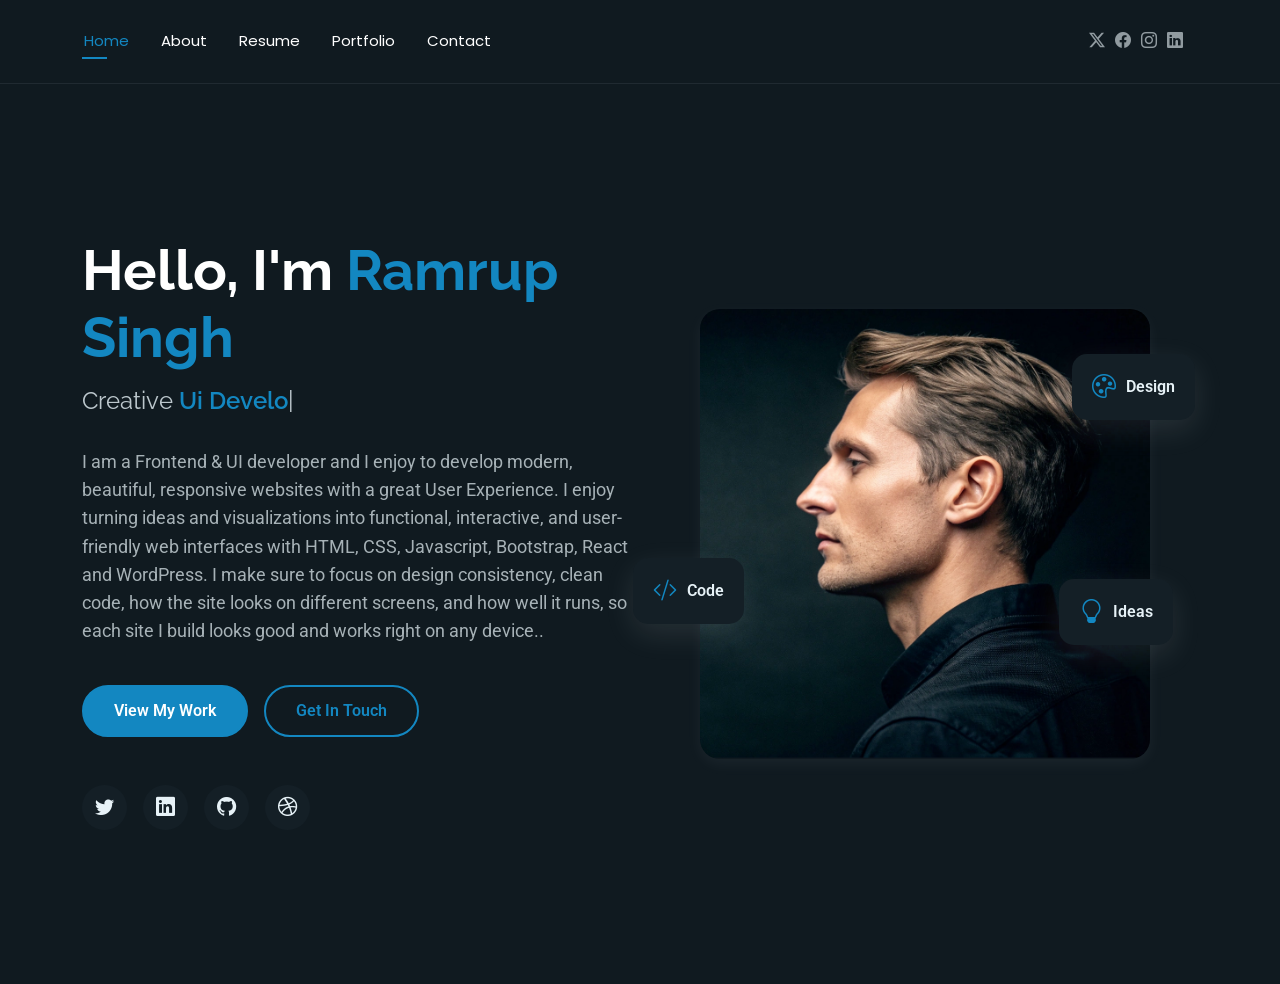
<file: index.html>
<!DOCTYPE html>
<html lang="en">
<head>
  <meta charset="utf-8">
  <meta content="width=device-width, initial-scale=1.0" name="viewport">
  <title>Portfolio</title>
  <link href="assets/img/favicon.ico" rel="icon" type="image/x-icon">
  <link href="https://fonts.googleapis.com" rel="preconnect">
  <link href="https://fonts.gstatic.com" rel="preconnect" crossorigin>
  <link href="https://fonts.googleapis.com/css2?family=Roboto:ital,wght@0,100;0,300;0,400;0,500;0,700;0,900;1,100;1,300;1,400;1,500;1,700;1,900&family=Poppins:ital,wght@0,100;0,200;0,300;0,400;0,500;0,600;0,700;0,800;0,900;1,100;1,200;1,300;1,400;1,500;1,600;1,700;1,800;1,900&family=Raleway:ital,wght@0,100;0,200;0,300;0,400;0,500;0,600;0,700;0,800;0,900;1,100;1,200;1,300;1,400;1,500;1,600;1,700;1,800;1,900&display=swap" rel="stylesheet">
  <link href="assets/vendor/bootstrap/css/bootstrap.min.css" rel="stylesheet">
  <link href="assets/vendor/bootstrap-icons/bootstrap-icons.min.css" rel="stylesheet">
  <link href="assets/vendor/aos/aos.css" rel="stylesheet">
  <link href="assets/css/main.css" rel="stylesheet">
</head>
<body class="index-page">
  <header id="header" class="header d-flex align-items-center light-background sticky-top">
    <div class="container position-relative d-flex align-items-center justify-content-between">
      <nav id="navmenu" class="navmenu">
        <ul>
          <li><a href="index.html" class="active">Home</a></li>
          <li><a href="about.html">About</a></li>
          <li><a href="resume.html">Resume</a></li>
          <li><a href="portfolio.html">Portfolio</a></li>
          <li><a href="contact.html">Contact</a></li>
        </ul>
        <i class="mobile-nav-toggle d-xl-none bi bi-list"></i>
      </nav>
      <div class="header-social-links">
        <a href="#" class="twitter"><i class="bi bi-twitter-x"></i></a>
        <a href="#" class="facebook"><i class="bi bi-facebook"></i></a>
        <a href="https://www.instagram.com/webspinner_/?igshid=ZDdkNTZiNTM%3D" class="instagram" target="_blank"><i class="bi bi-instagram"></i></a>
        <a href="https://www.linkedin.com/in/ramrup-singh-543580208" class="linkedin" target="_blank"><i class="bi bi-linkedin"></i></a>
      </div>
    </div>
  </header>
  <main class="main">
    <section id="hero" class="hero section">
      <div class="container" data-aos="fade-up" data-aos-delay="100">
        <div class="row gy-4 align-items-center">
          <div class="col-lg-6 order-2 order-lg-1">
            <div class="hero-content">
              <h1 data-aos="fade-up" data-aos-delay="200">Hello, I'm <span class="highlight">Ramrup Singh</span></h1>
              <h2 data-aos="fade-up" data-aos-delay="300">Creative <span class="typed" data-typed-items="Ui Developer, Frontend Developer, JavaScript Developer "></span></h2>
              <p data-aos="fade-up" data-aos-delay="400">I am a Frontend & UI developer and I enjoy to develop modern, beautiful, responsive websites with a great User Experience. I enjoy turning ideas and visualizations into functional, interactive, and user-friendly web interfaces with HTML, CSS, Javascript, Bootstrap, React and WordPress. I make sure to focus on design consistency, clean code, how the site looks on different screens, and how well it runs, so each site I build looks good and works right on any device..</p>
              <div class="hero-actions" data-aos="fade-up" data-aos-delay="500">
                <a href="portfolio.html" class="btn btn-primary">View My Work</a>
                <a href="contact.html" class="btn btn-outline">Get In Touch</a>
              </div>
              <div class="social-links" data-aos="fade-up" data-aos-delay="600">
                <a href="#"><i class="bi bi-twitter"></i></a>
                <a href="https://www.linkedin.com/in/ramrup-singh-543580208" target="_blank"><i class="bi bi-linkedin"></i></a>
                <a href="#"><i class="bi bi-github"></i></a>
                <a href="#"><i class="bi bi-dribbble"></i></a>
              </div>
            </div>
          </div>
          <div class="col-lg-6 order-1 order-lg-2">
            <div class="hero-image" data-aos="zoom-in" data-aos-delay="300">
              <div class="image-wrapper">
                <img src="assets/img/profile/profile-square-11.webp" alt="Sarah Mitchell" class="img-fluid">
                <div class="floating-elements">
                  <div class="floating-card design" data-aos="fade-left" data-aos-delay="700">
                    <i class="bi bi-palette"></i>
                    <span>Design</span>
                  </div>
                  <div class="floating-card code" data-aos="fade-right" data-aos-delay="800">
                    <i class="bi bi-code-slash"></i>
                    <span>Code</span>
                  </div>
                  <div class="floating-card creativity" data-aos="fade-up" data-aos-delay="900">
                    <i class="bi bi-lightbulb"></i>
                    <span>Ideas</span>
                  </div>
                </div>
              </div>
            </div>
          </div>
        </div>
      </div>
    </section>
  </main>


  <script src="assets/vendor/aos/aos.js"></script>
  <script src="assets/vendor/typed.js/typed.umd.js"></script>
  <script src="assets/js/main.js"></script>
</body>
</html>
</file>
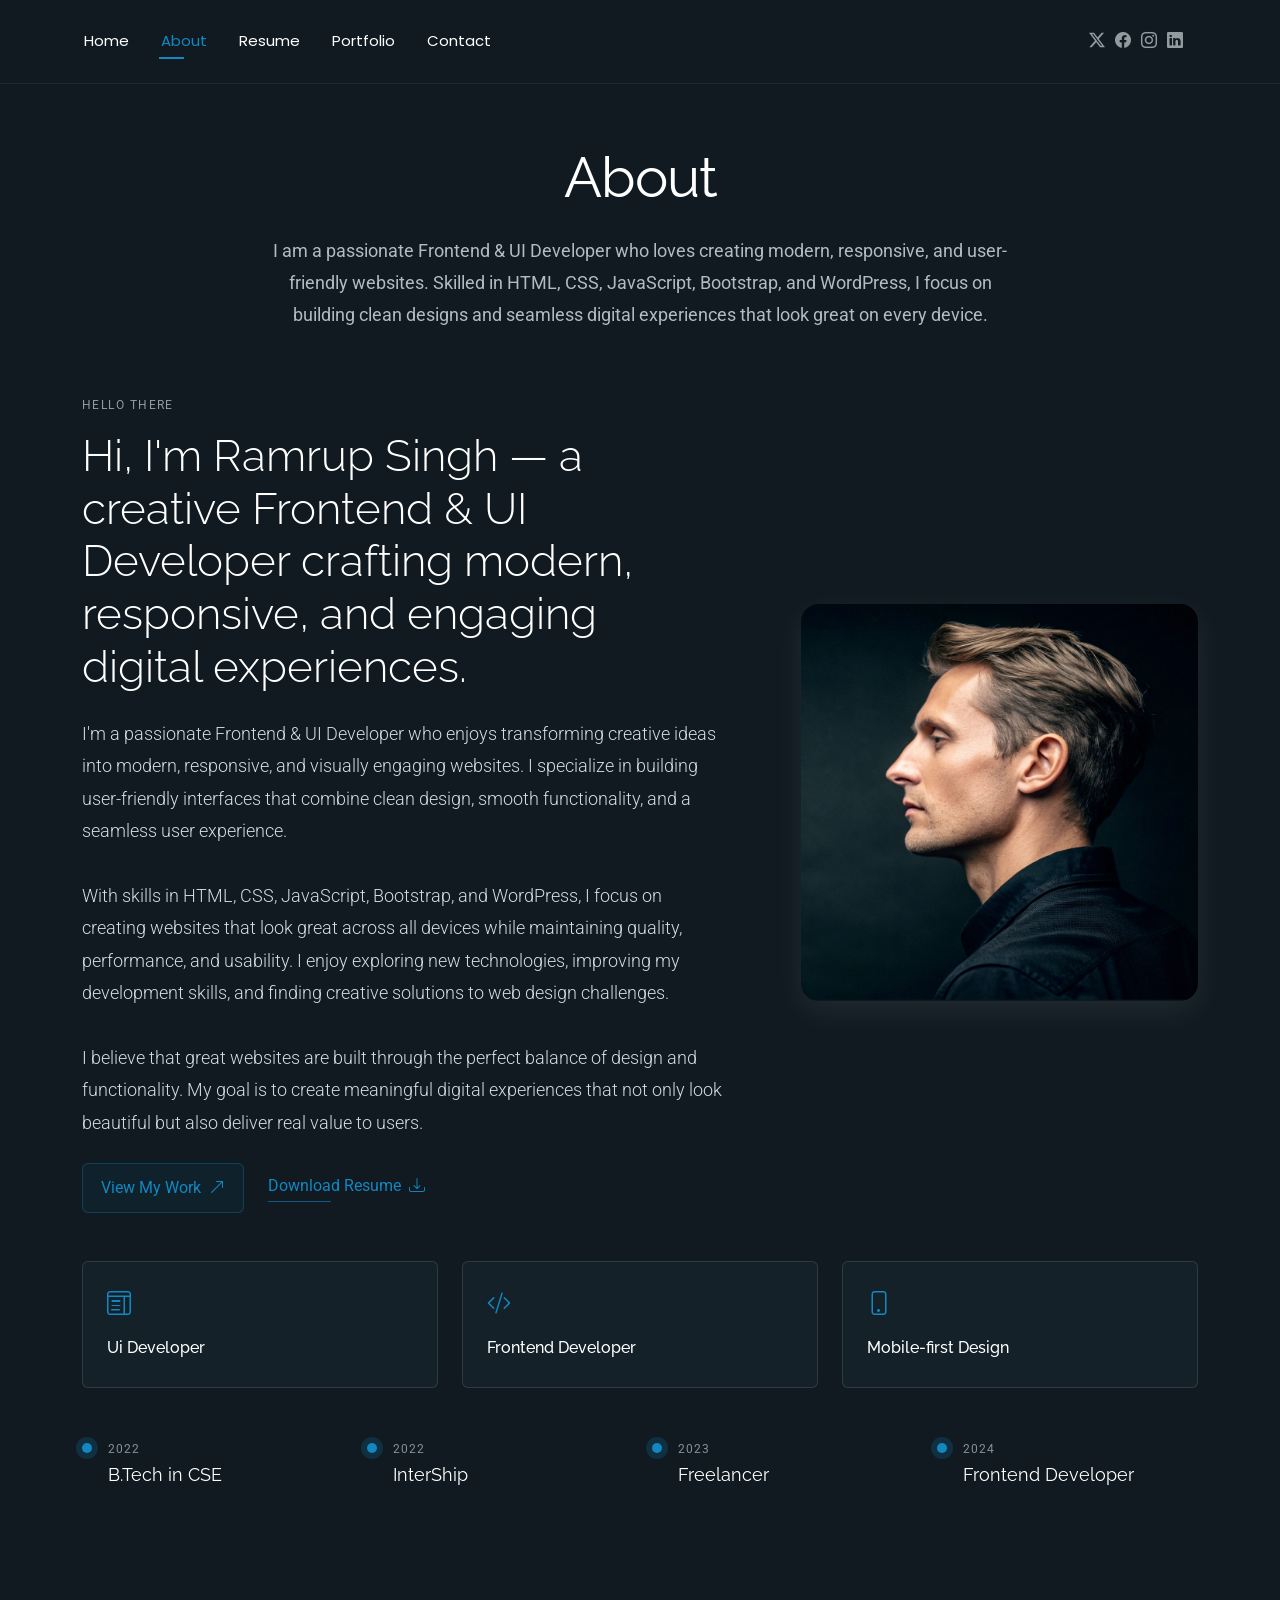
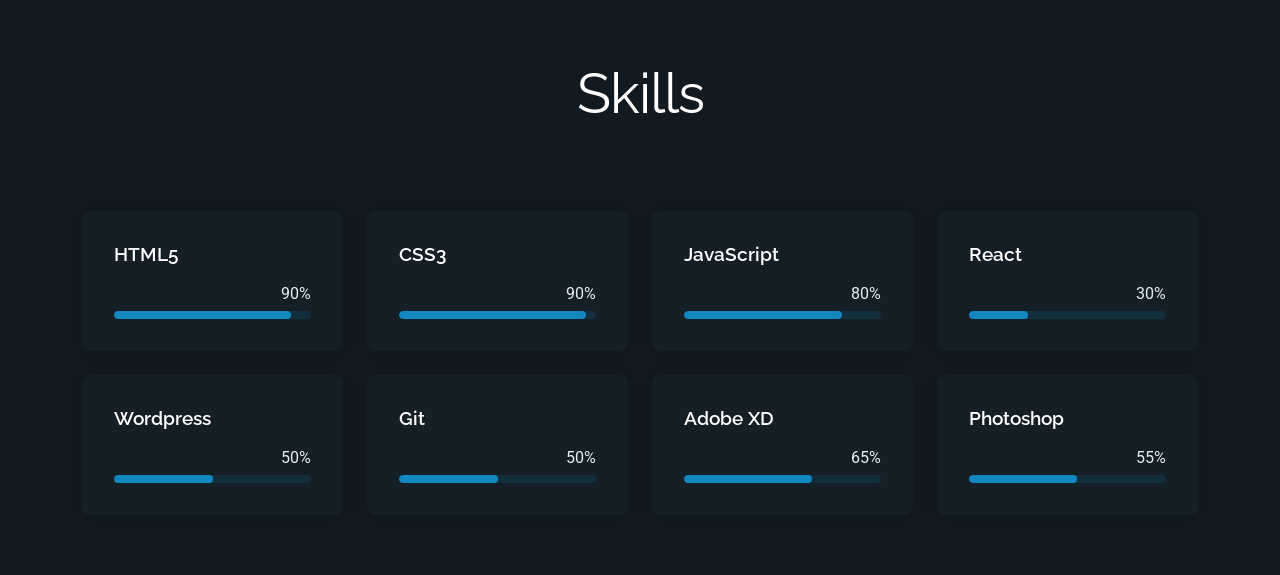
<file: about.html>
<!DOCTYPE html>
<html lang="en">
<head>
  <meta charset="utf-8">
  <meta content="width=device-width, initial-scale=1.0" name="viewport">
  <title>About Us</title>
  <link href="assets/img/favicon.ico" rel="icon" type="image/x-icon">
  <link href="https://fonts.googleapis.com" rel="preconnect">
  <link href="https://fonts.gstatic.com" rel="preconnect" crossorigin>
  <link href="https://fonts.googleapis.com/css2?family=Roboto:ital,wght@0,100;0,300;0,400;0,500;0,700;0,900;1,100;1,300;1,400;1,500;1,700;1,900&family=Poppins:ital,wght@0,100;0,200;0,300;0,400;0,500;0,600;0,700;0,800;0,900;1,100;1,200;1,300;1,400;1,500;1,600;1,700;1,800;1,900&family=Raleway:ital,wght@0,100;0,200;0,300;0,400;0,500;0,600;0,700;0,800;0,900;1,100;1,200;1,300;1,400;1,500;1,600;1,700;1,800;1,900&display=swap" rel="stylesheet">
  <link href="assets/vendor/bootstrap/css/bootstrap.min.css" rel="stylesheet">
  <link href="assets/vendor/bootstrap-icons/bootstrap-icons.min.css" rel="stylesheet">
  <link href="assets/vendor/aos/aos.css" rel="stylesheet">
  <link href="assets/css/main.css" rel="stylesheet">
</head>
<body class="about-page">
  <header id="header" class="header d-flex align-items-center light-background sticky-top">
    <div class="container position-relative d-flex align-items-center justify-content-between">
      <nav id="navmenu" class="navmenu">
        <ul>
          <li><a href="index.html">Home</a></li>
          <li><a href="about.html" class="active">About</a></li>
          <li><a href="resume.html">Resume</a></li>
          <li><a href="portfolio.html">Portfolio</a></li>
          <li><a href="contact.html">Contact</a></li>
        </ul>
        <i class="mobile-nav-toggle d-xl-none bi bi-list"></i>
      </nav>
      <div class="header-social-links">
        <a href="#" class="twitter"><i class="bi bi-twitter-x"></i></a>
        <a href="#" class="facebook"><i class="bi bi-facebook"></i></a>
        <a href="https://www.instagram.com/webspinner_/?igshid=ZDdkNTZiNTM%3D" class="instagram" target="_blank"><i class="bi bi-instagram"></i></a>
        <a href="https://www.linkedin.com/in/ramrup-singh-543580208" class="linkedin" target="_blank"><i class="bi bi-linkedin"></i></a>
      </div>
    </div>
  </header>
  <main class="main">
    <section id="about" class="about section">
      <div class="container section-title" data-aos="fade-up">
        <h2>About</h2>
        <p>I am a passionate Frontend & UI Developer who loves creating modern, responsive, and user-friendly websites.
          Skilled in HTML, CSS, JavaScript, Bootstrap, and WordPress, I focus on building clean designs and seamless
          digital experiences that look great on every device.</p>
      </div>
      <div class="container" data-aos="fade-up" data-aos-delay="100">
        <div class="row align-items-center justify-content-between gy-5 mb-5">
          <div class="col-lg-7" data-aos="fade-right" data-aos-delay="150">
            <div class="intro-content">
              <span class="eyebrow">Hello there</span>
              <h2 class="headline">Hi, I'm Ramrup Singh — a creative Frontend & UI Developer crafting modern,
                responsive, and engaging digital experiences.</h2>
              <p class="lead">
                I'm a passionate Frontend & UI Developer who enjoys transforming creative ideas into modern, responsive,
                and visually engaging websites. I specialize in building user-friendly interfaces that combine clean
                design, smooth functionality, and a seamless user experience. <br><br>
                With skills in HTML, CSS, JavaScript, Bootstrap, and WordPress, I focus on creating websites that look
                great across all devices while maintaining quality, performance, and usability. I enjoy exploring new
                technologies, improving my development skills, and finding creative solutions to web design challenges.
                <br><br>
                I believe that great websites are built through the perfect balance of design and functionality. My goal
                is to create meaningful digital experiences that not only look beautiful but also deliver real value to
                users.
              </p>
              <div class="cta-group">
                <a href="#portfolio" class="btn-ghost">
                  View My Work <i class="bi bi-arrow-up-right"></i>
                </a>
                <a href="./assets/img/Ramrup_resume.pdf" class="link-underline" target="_blank">
                  Download Resume <i class="bi bi-download"></i>
                </a>
              </div>
            </div>
          </div>
          <div class="col-lg-5" data-aos="zoom-in" data-aos-delay="250">
            <figure class="profile-figure text-center text-lg-end">
              <img src="assets/img/profile/profile-square-11.webp" alt="Portrait of Alex" class="img-fluid profile-photo">
            </figure>
          </div>
        </div>
        <div class="mb-5">
          <div class="row g-4">
            <div class="col-6 col-md-4 col-lg-4" data-aos="fade-up" data-aos-delay="120">
              <div class="skill-item">
                <i class="bi bi-layout-text-window"></i>
                <h3>Ui Developer</h3>
              </div>
            </div>
            <div class="col-6 col-md-4 col-lg-4" data-aos="fade-up" data-aos-delay="180">
              <div class="skill-item">
                <i class="bi bi-code-slash"></i>
                <h3>Frontend Developer</h3>
               
              </div>
            </div>
            <div class="col-6 col-md-4 col-lg-4" data-aos="fade-up" data-aos-delay="240">
              <div class="skill-item">
                <i class="bi bi-phone"></i>
                <h3>Mobile-first Design</h3>
               
              </div>
            </div>
            
          </div>
        </div>
        <div class="mb-5">
          <div class="row g-4">
            <div class="col-md-6 col-lg-3" data-aos="fade-up" data-aos-delay="120">
              <article class="timeline-item">
                <span class="dot"></span>
                <time>2022</time>
                <h4>B.Tech in CSE</h4>
              
              </article>
            </div>
            <div class="col-md-6 col-lg-3" data-aos="fade-up" data-aos-delay="180">
              <article class="timeline-item">
                <span class="dot"></span>
                <time>2022</time>
                <h4>InterShip</h4>
                
              </article>
            </div>
            <div class="col-md-6 col-lg-3" data-aos="fade-up" data-aos-delay="240">
              <article class="timeline-item">
                <span class="dot"></span>
                <time>2023</time>
                <h4>Freelancer</h4>
                
              </article>
            </div>
            <div class="col-md-6 col-lg-3" data-aos="fade-up" data-aos-delay="300">
              <article class="timeline-item">
                <span class="dot"></span>
                <time>2024</time>
                <h4>Frontend Developer</h4>
               
              </article>
            </div>
          </div>
        </div>
      </div>
    </section>
    <section id="skills" class="skills section">
      <div class="container section-title" data-aos="fade-up">
        <h2>Skills</h2>
      </div>
      <div class="container" data-aos="fade-up" data-aos-delay="100">
        <div class="row g-4 skills-animation">
          <div class="col-md-6 col-lg-3" data-aos="fade-up" data-aos-delay="100">
            <div class="skill-box">
              <h3>HTML5</h3>
             
              <span class="text-end d-block">90%</span>
              <div class="progress">
                <div class="progress-bar" role="progressbar" aria-valuenow="90" aria-valuemin="0" aria-valuemax="100">
                </div>
              </div>
            </div>
          </div>
          <div class="col-md-6 col-lg-3" data-aos="fade-up" data-aos-delay="200">
            <div class="skill-box">
              <h3>CSS3</h3>
              
              <span class="text-end d-block">90%</span>
              <div class="progress">
                <div class="progress-bar" role="progressbar" aria-valuenow="95" aria-valuemin="0" aria-valuemax="100">
                </div>
              </div>
            </div>
          </div>
          <div class="col-md-6 col-lg-3" data-aos="fade-up" data-aos-delay="300">
            <div class="skill-box">
              <h3>JavaScript</h3>
             
              <span class="text-end d-block">80%</span>
              <div class="progress">
                <div class="progress-bar" role="progressbar" aria-valuenow="80" aria-valuemin="0" aria-valuemax="100">
                </div>
              </div>
            </div>
          </div>
          <div class="col-md-6 col-lg-3" data-aos="fade-up" data-aos-delay="300">
            <div class="skill-box">
              <h3>React</h3>
             
              <span class="text-end d-block">30%</span>
              <div class="progress">
                <div class="progress-bar" role="progressbar" aria-valuenow="30" aria-valuemin="0" aria-valuemax="100">
                </div>
              </div>
            </div>
          </div>
          <div class="col-md-6 col-lg-3" data-aos="fade-up" data-aos-delay="300">
            <div class="skill-box">
              <h3>Wordpress</h3>
             
              <span class="text-end d-block">50%</span>
              <div class="progress">
                <div class="progress-bar" role="progressbar" aria-valuenow="50" aria-valuemin="0" aria-valuemax="100">
                </div>
              </div>
            </div>
          </div>
          <div class="col-md-6 col-lg-3" data-aos="fade-up" data-aos-delay="300">
            <div class="skill-box">
              <h3>Git</h3>
              
              <span class="text-end d-block">50%</span>
              <div class="progress">
                <div class="progress-bar" role="progressbar" aria-valuenow="50" aria-valuemin="0" aria-valuemax="100">
                </div>
              </div>
            </div>
          </div>
          <div class="col-md-6 col-lg-3" data-aos="fade-up" data-aos-delay="300">
            <div class="skill-box">
              <h3>Adobe XD</h3>
              
              <span class="text-end d-block">65%</span>
              <div class="progress">
                <div class="progress-bar" role="progressbar" aria-valuenow="65" aria-valuemin="0" aria-valuemax="100">
                </div>
              </div>
            </div>
          </div>

          <div class="col-md-6 col-lg-3" data-aos="fade-up" data-aos-delay="400">
            <div class="skill-box">
              <h3>Photoshop</h3>
              
              <span class="text-end d-block">55%</span>
              <div class="progress">
                <div class="progress-bar" role="progressbar" aria-valuenow="55" aria-valuemin="0" aria-valuemax="100">
                </div>
              </div>
            </div>
          </div>
        </div>
      </div>
    </section>
  </main>
  <a href="#" id="scroll-top" class="scroll-top d-flex align-items-center justify-content-center"><i class="bi bi-arrow-up-short"></i></a>
  <div id="preloader"></div>
  <script src="assets/vendor/aos/aos.js"></script>
  <script src="assets/vendor/waypoints/noframework.waypoints.js"></script>
  <script src="assets/vendor/purecounter/purecounter_vanilla.js"></script>
  <script src="assets/js/main.js"></script>
</body>
</html>
</file>
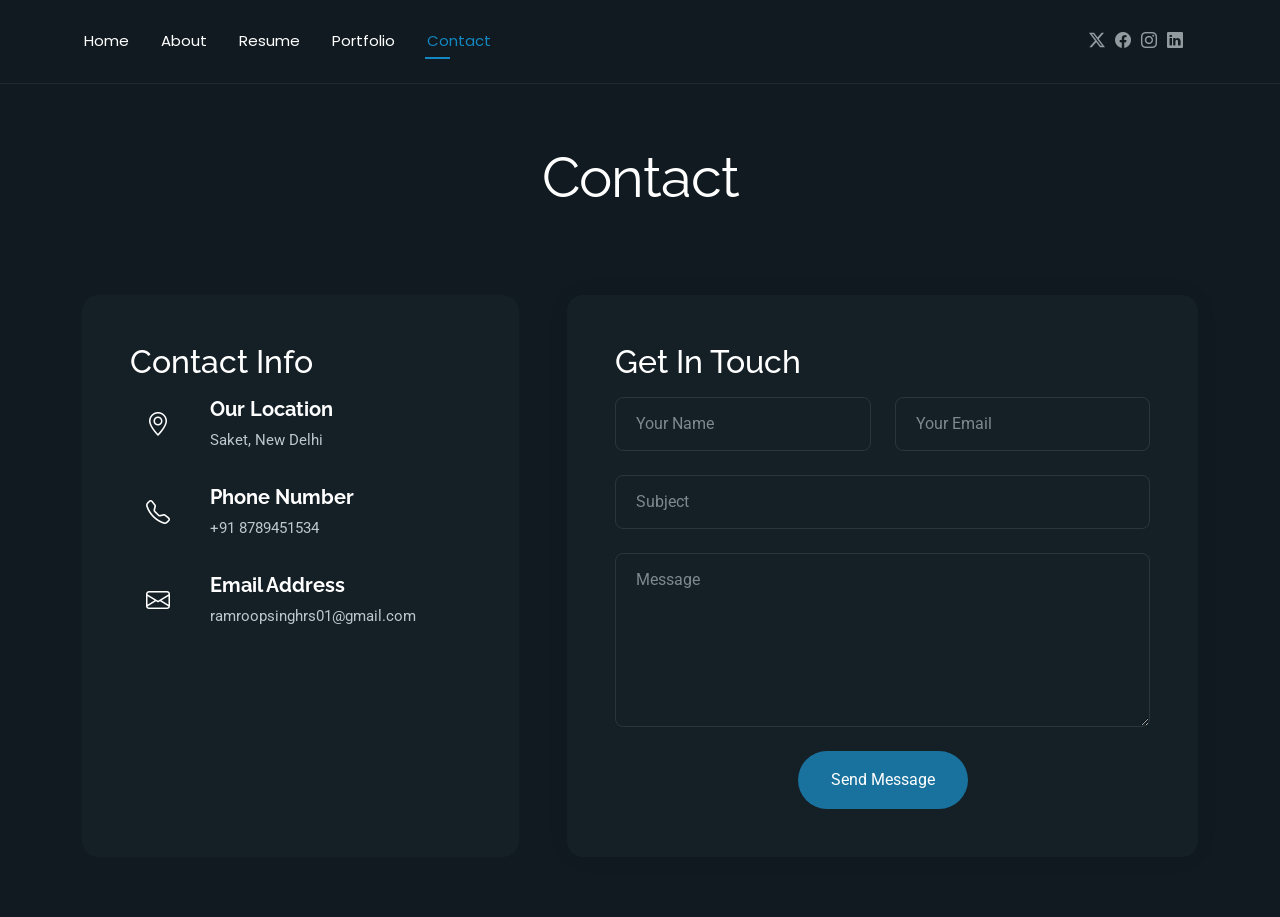
<file: contact.html>
<!DOCTYPE html>
<html lang="en">
<head>
  <meta charset="utf-8">
  <meta content="width=device-width, initial-scale=1.0" name="viewport">
  <title>Contact</title>
  <link href="assets/img/favicon.ico" rel="icon" type="image/x-icon">
  <link href="https://fonts.googleapis.com" rel="preconnect">
  <link href="https://fonts.gstatic.com" rel="preconnect" crossorigin>
  <link href="https://fonts.googleapis.com/css2?family=Roboto:ital,wght@0,100;0,300;0,400;0,500;0,700;0,900;1,100;1,300;1,400;1,500;1,700;1,900&family=Poppins:ital,wght@0,100;0,200;0,300;0,400;0,500;0,600;0,700;0,800;0,900;1,100;1,200;1,300;1,400;1,500;1,600;1,700;1,800;1,900&family=Raleway:ital,wght@0,100;0,200;0,300;0,400;0,500;0,600;0,700;0,800;0,900;1,100;1,200;1,300;1,400;1,500;1,600;1,700;1,800;1,900&display=swap" rel="stylesheet">
  <link href="assets/vendor/bootstrap/css/bootstrap.min.css" rel="stylesheet">
  <link href="assets/vendor/bootstrap-icons/bootstrap-icons.min.css" rel="stylesheet">
  <link href="assets/vendor/aos/aos.css" rel="stylesheet">
  <link href="assets/css/main.css" rel="stylesheet">
</head>
<body class="contact-page">
  <header id="header" class="header d-flex align-items-center light-background sticky-top">
    <div class="container position-relative d-flex align-items-center justify-content-between">
      <nav id="navmenu" class="navmenu">
        <ul>
          <li><a href="index.html">Home</a></li>
          <li><a href="about.html">About</a></li>
          <li><a href="resume.html">Resume</a></li>
          <li><a href="portfolio.html">Portfolio</a></li>
          <li><a href="contact.html" class="active">Contact</a></li>
        </ul>
        <i class="mobile-nav-toggle d-xl-none bi bi-list"></i>
      </nav>
      <div class="header-social-links">
        <a href="#" class="twitter"><i class="bi bi-twitter-x"></i></a>
        <a href="#" class="facebook"><i class="bi bi-facebook"></i></a>
        <a href="https://www.instagram.com/webspinner_/?igshid=ZDdkNTZiNTM%3D" class="instagram" target="_blank"><i class="bi bi-instagram"></i></a>
        <a href="https://www.linkedin.com/in/ramrup-singh-543580208" class="linkedin" target="_blank"><i class="bi bi-linkedin"></i></a>
      </div>
    </div>
  </header>
  <main class="main">
    <section id="contact" class="contact section">
      <div class="container section-title" data-aos="fade-up">
        <h2>Contact</h2>
      </div>
      <div class="container" data-aos="fade-up" data-aos-delay="100">
        <div class="row g-4 g-lg-5">
          <div class="col-lg-5">
            <div class="info-box" data-aos="fade-up" data-aos-delay="200">
              <h3>Contact Info</h3>
              <div class="info-item" data-aos="fade-up" data-aos-delay="300">
                <div class="icon-box"><i class="bi bi-geo-alt"></i></div>
                <div class="content">
                  <h4>Our Location</h4>
                  <p>Saket, New Delhi</p>
                </div>
              </div>
              <div class="info-item" data-aos="fade-up" data-aos-delay="400">
                <div class="icon-box"><i class="bi bi-telephone"></i></div>
                <div class="content">
                  <h4>Phone Number</h4>
                  <p>+91 8789451534</p>
                </div>
              </div>
              <div class="info-item" data-aos="fade-up" data-aos-delay="500">
                <div class="icon-box"><i class="bi bi-envelope"></i></div>
                <div class="content">
                  <h4>Email Address</h4>
                  <p>ramroopsinghrs01@gmail.com</p>
                </div>
              </div>
            </div>
          </div>
          <div class="col-lg-7">
            <div class="contact-form" data-aos="fade-up" data-aos-delay="300">
              <h3>Get In Touch</h3>
              <form id="contactForm">
                <div class="row gy-4">
                  <div class="col-md-6">
                    <input type="text" name="name" class="form-control" placeholder="Your Name" required>
                  </div>
                  <div class="col-md-6">
                    <input type="email" name="email" class="form-control" placeholder="Your Email" required>
                  </div>
                  <div class="col-12">
                    <input type="text" name="subject" class="form-control" placeholder="Subject" required>
                  </div>
                  <div class="col-12">
                    <textarea name="message" class="form-control" rows="6" placeholder="Message" required></textarea>
                  </div>
                  <div class="col-12 text-center">
                    <div class="form-status loading">Sending...</div>
                    <div class="form-status error-message"></div>
                    <div class="form-status sent-message">Your message has been sent. Thank you!</div>
                    <button type="submit" class="btn">Send Message</button>
                  </div>
                </div>
              </form>
            </div>
          </div>
        </div>
      </div>
    </section>
  </main>
  <a href="#" id="scroll-top" class="scroll-top d-flex align-items-center justify-content-center"><i class="bi bi-arrow-up-short"></i></a>
  <div id="preloader"></div>
  <script src="assets/vendor/aos/aos.js"></script>
  <script src="assets/js/main.js"></script>

  <script>
  const ACCESS_KEY = "46782955-1623-427a-963a-150d3466df61"; // <-- put your real key here

  document.getElementById('contactForm').addEventListener('submit', async function (e) {
    e.preventDefault();

    const form = this;
    const loading = form.querySelector('.loading');
    const sent = form.querySelector('.sent-message');
    const error = form.querySelector('.error-message');
    const btn = form.querySelector('button[type="submit"]');

    loading.style.display = 'block';
    sent.style.display = 'none';
    error.style.display = 'none';
    btn.disabled = true;

    const payload = {
      access_key: ACCESS_KEY,
      name: form.name.value,
      email: form.email.value,
      subject: form.subject.value,
      message: form.message.value,
      from_name: "Portfolio Contact Form"
    };

    try {
      const res = await fetch('https://api.web3forms.com/submit', {
        method: 'POST',
        headers: { 'Content-Type': 'application/json', 'Accept': 'application/json' },
        body: JSON.stringify(payload)
      });

      const data = await res.json();
      loading.style.display = 'none';

      if (data.success) {
        sent.style.display = 'block';
        form.reset();
      } else {
        error.textContent = 'Error: ' + (data.message || 'Submission failed');
        error.style.display = 'block';
        console.error('Web3Forms response:', data);
      }
    } catch (err) {
      loading.style.display = 'none';
      error.textContent = 'Error: ' + err.message;
      error.style.display = 'block';
      console.error(err);
    } finally {
      btn.disabled = false;
    }
  });
</script>


</body>
</html>
</file>
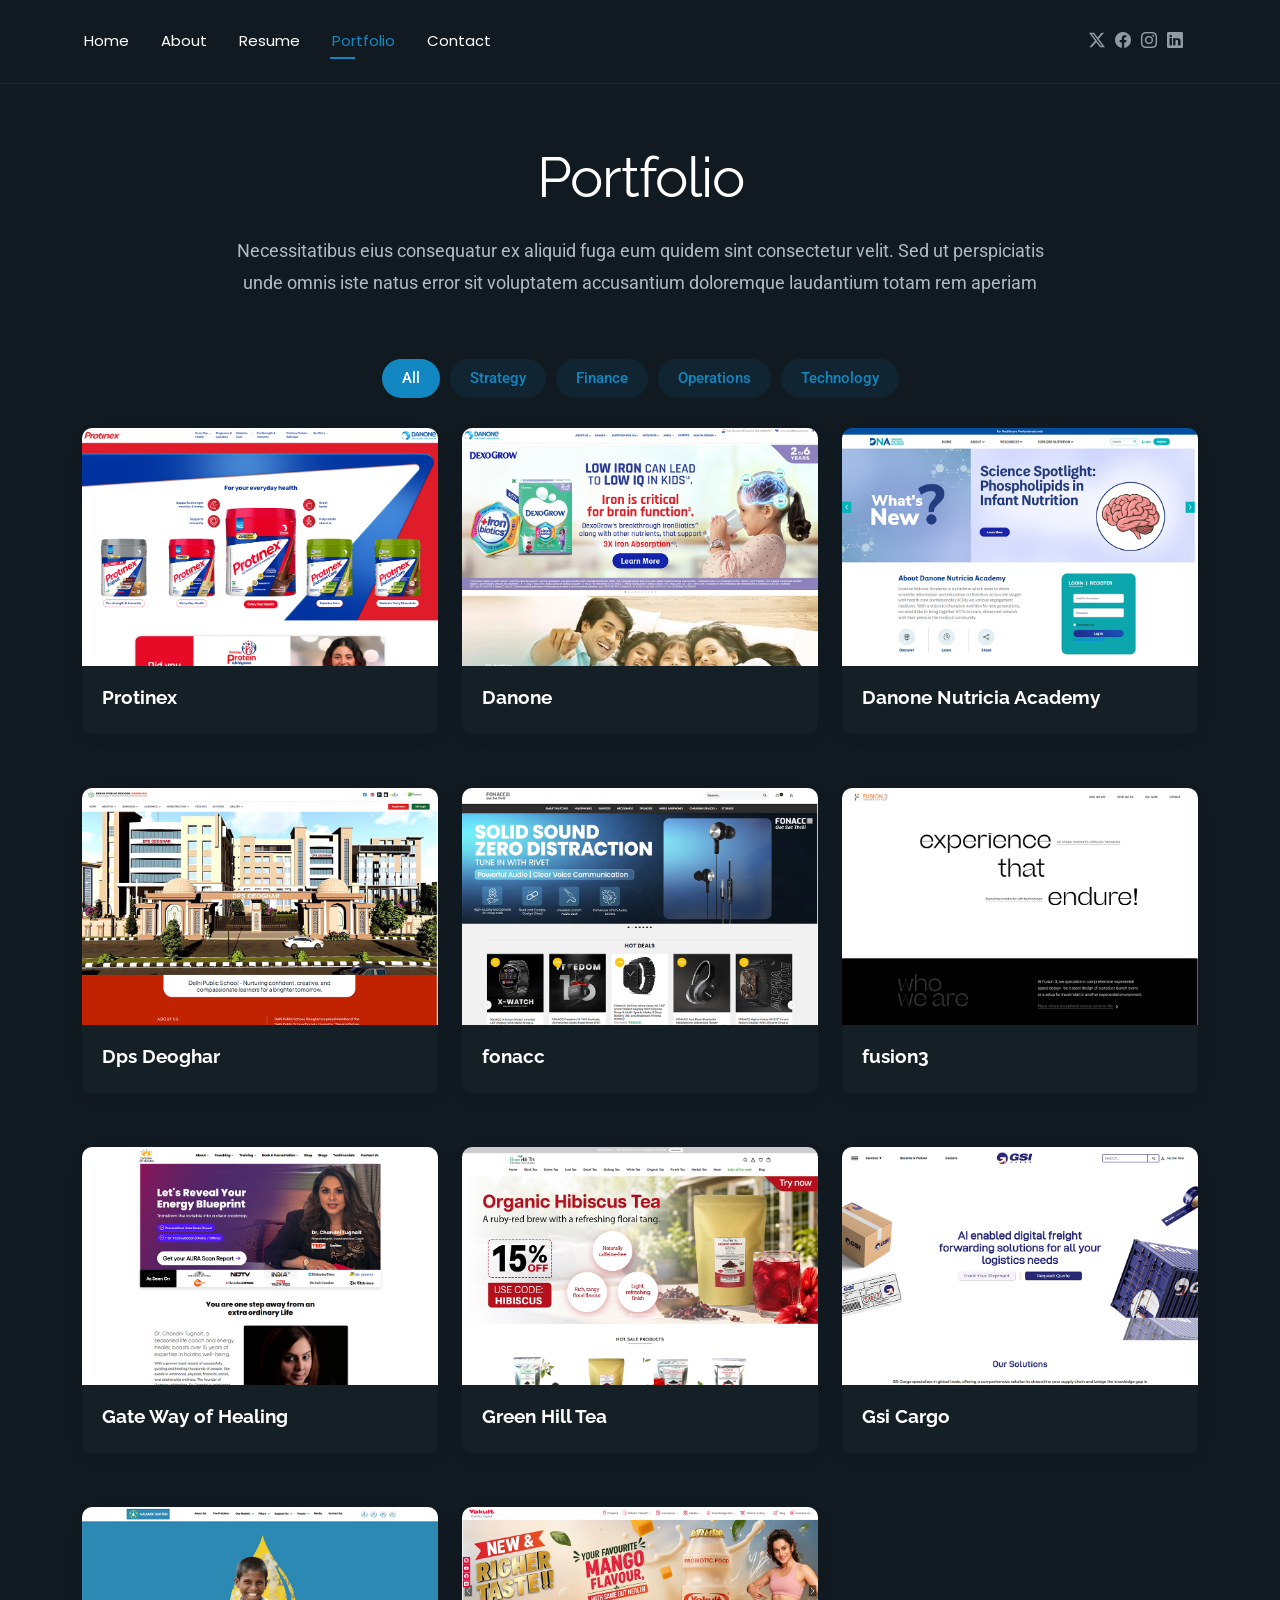
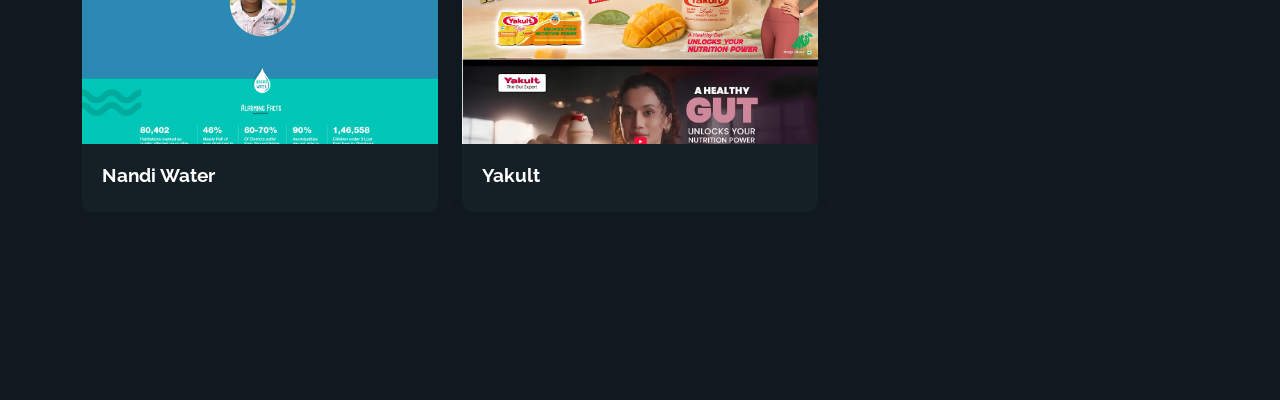
<file: portfolio.html>
<!DOCTYPE html>
<html lang="en">

<head>
  <meta charset="utf-8">
  <meta content="width=device-width, initial-scale=1.0" name="viewport">
  <title>Portfolio</title>
  <link href="assets/img/favicon.ico" rel="icon" type="image/x-icon">
  <link href="https://fonts.googleapis.com" rel="preconnect">
  <link href="https://fonts.gstatic.com" rel="preconnect" crossorigin>
  <link
    href="https://fonts.googleapis.com/css2?family=Roboto:ital,wght@0,100;0,300;0,400;0,500;0,700;0,900;1,100;1,300;1,400;1,500;1,700;1,900&family=Poppins:ital,wght@0,100;0,200;0,300;0,400;0,500;0,600;0,700;0,800;0,900;1,100;1,200;1,300;1,400;1,500;1,600;1,700;1,800;1,900&family=Raleway:ital,wght@0,100;0,200;0,300;0,400;0,500;0,600;0,700;0,800;0,900;1,100;1,200;1,300;1,400;1,500;1,600;1,700;1,800;1,900&display=swap"
    rel="stylesheet">
  <link href="assets/vendor/bootstrap/css/bootstrap.min.css" rel="stylesheet">
  <link href="assets/vendor/bootstrap-icons/bootstrap-icons.min.css" rel="stylesheet">
  <link href="assets/vendor/aos/aos.css" rel="stylesheet">
  <link href="assets/vendor/glightbox/css/glightbox.min.css" rel="stylesheet">
  <link href="assets/css/main.css" rel="stylesheet">
</head>

<body class="portfolio-page">
  <header id="header" class="header d-flex align-items-center light-background sticky-top">
    <div class="container position-relative d-flex align-items-center justify-content-between">
      <nav id="navmenu" class="navmenu">
        <ul>
          <li><a href="index.html">Home</a></li>
          <li><a href="about.html">About</a></li>
          <li><a href="resume.html">Resume</a></li>
          <li><a href="portfolio.html" class="active">Portfolio</a></li>
          <li><a href="contact.html">Contact</a></li>
        </ul>
        <i class="mobile-nav-toggle d-xl-none bi bi-list"></i>
      </nav>
      <div class="header-social-links">
        <a href="#" class="twitter"><i class="bi bi-twitter-x"></i></a>
        <a href="#" class="facebook"><i class="bi bi-facebook"></i></a>
        <a href="https://www.instagram.com/webspinner_/?igshid=ZDdkNTZiNTM%3D" class="instagram" target="_blank"><i class="bi bi-instagram"></i></a>
        <a href="https://www.linkedin.com/in/ramrup-singh-543580208" class="linkedin" target="_blank"><i class="bi bi-linkedin"></i></a>
      </div>
    </div>
  </header>
  <main class="main">
    <section id="portfolio" class="portfolio section">
      <div class="container section-title" data-aos="fade-up">
        <h2>Portfolio</h2>
        <p>Necessitatibus eius consequatur ex aliquid fuga eum quidem sint consectetur velit. Sed ut perspiciatis unde
          omnis iste natus error sit voluptatem accusantium doloremque laudantium totam rem aperiam</p>
      </div>
      <div class="container" data-aos="fade-up" data-aos-delay="100">
        <div class="isotope-layout" data-default-filter="*" data-layout="masonry" data-sort="original-order">
          <ul class="portfolio-filters isotope-filters" data-aos="fade-up" data-aos-delay="200">
            <li data-filter="*" class="filter-active">All</li>
            <li data-filter=".filter-strategy">Strategy</li>
            <li data-filter=".filter-finance">Finance</li>
            <li data-filter=".filter-operations">Operations</li>
            <li data-filter=".filter-technology">Technology</li>
          </ul>
          <div class="row gy-4 isotope-container" data-aos="fade-up" data-aos-delay="300">


            <div class="col-lg-4 col-md-6 portfolio-item isotope-item filter-finance">
              <div class="portfolio-card">
                <div class="portfolio-img">
                  <a href="https://www.protinex.com/" target="_blank"> <img src="assets/img/portfolio/protinex1.png"
                      alt="Protinex" class="img-fluid"></a>
                </div>
                <div class="portfolio-info">
                  <h4>Protinex</h4>
                </div>
              </div>
            </div>


            <div class="col-lg-4 col-md-6 portfolio-item isotope-item filter-finance">
              <div class="portfolio-card">
                <div class="portfolio-img">
                  <a href="https://www.danone.in/" target="_blank"> <img src="assets/img/portfolio/danone.png"
                      alt="Danone" class="img-fluid"></a>
                </div>
                <div class="portfolio-info">
                  <h4>Danone</h4>
                  <!-- <p>Financial Advisory</p> -->
                </div>
              </div>
            </div>

            <div class="col-lg-4 col-md-6 portfolio-item isotope-item filter-operations">
              <div class="portfolio-card">
                <div class="portfolio-img">
                  <a href="https://www.danonenutriciaacademy.in/" target="_blank"><img
                    src="assets/img/portfolio/dna.png" alt="DNA" class="img-fluid"></a> 
                </div>
                <div class="portfolio-info">
                  <h4>Danone Nutricia Academy</h4>               
                </div>
              </div>
            </div>

            <div class="col-lg-4 col-md-6 portfolio-item isotope-item filter-technology">
              <div class="portfolio-card">
                <div class="portfolio-img">
                  <a href="https://www.dpsdeoghar.com/"> <img src="assets/img/portfolio/dps-devghr.png"
                      alt="Dps Deoghar" class="img-fluid"></a>
                </div>
                <div class="portfolio-info">
                  <h4>Dps Deoghar</h4>                 
                </div>
              </div>
            </div>

            <div class="col-lg-4 col-md-6 portfolio-item isotope-item filter-strategy">
              <div class="portfolio-card">
                <div class="portfolio-img">
                  <a href=""> <img src="assets/img/portfolio/fonacc.png" alt="fonacc" class="img-fluid"></a>
                </div>
                <div class="portfolio-info">
                  <h4>fonacc</h4>
                
                </div>
              </div>
            </div>

            <div class="col-lg-4 col-md-6 portfolio-item isotope-item filter-finance">
              <div class="portfolio-card">
                <div class="portfolio-img">
                  <a href="https://fusion3.in/" target="_blank"> <img src="assets/img/portfolio/fusion3.png"
                      alt="fusion3" class="img-fluid"></a>
                </div>
                <div class="portfolio-info">
                  <h4>fusion3</h4>
                 
                </div>
              </div>
            </div>


            <div class="col-lg-4 col-md-6 portfolio-item isotope-item filter-finance">
              <div class="portfolio-card">
                <div class="portfolio-img">
                  <a href="https://gatewayofhealing.com/" target="_blank"> <img src="assets/img/portfolio/GOH.png"
                      alt="goh" class="img-fluid"></a>
                </div>
                <div class="portfolio-info">
                  <h4>Gate Way of Healing</h4>               
                </div>
              </div>
            </div>

            <div class="col-lg-4 col-md-6 portfolio-item isotope-item filter-finance">
              <div class="portfolio-card">
                <div class="portfolio-img">
                  <a href="https://www.greenhilltea.com/" target="_blank"> <img
                      src="assets/img/portfolio/green-hill.png" alt="goh" class="img-fluid"></a>
                </div>
                <div class="portfolio-info">
                  <h4>Green Hill Tea</h4>                  
                </div>
              </div>
            </div>


            <div class="col-lg-4 col-md-6 portfolio-item isotope-item filter-finance">
              <div class="portfolio-card">
                <div class="portfolio-img">
                  <a href="https://gsicargo.com/" target="_blank"> <img src="assets/img/portfolio/gsi.png" alt="gsi"
                      class="img-fluid"></a>
                </div>
                <div class="portfolio-info">
                  <h4>Gsi Cargo</h4>
                </div>
              </div>
            </div>


            <div class="col-lg-4 col-md-6 portfolio-item isotope-item filter-finance">
              <div class="portfolio-card">
                <div class="portfolio-img">
                  <a href="https://naandiwater.in/" target="_blank"> <img src="assets/img/portfolio/nandi-water.png"
                      alt="nandi water" class="img-fluid"></a>
                </div>
                <div class="portfolio-info">
                  <h4>Nandi Water</h4>
      
                </div>
              </div>
            </div>


            <div class="col-lg-4 col-md-6 portfolio-item isotope-item filter-finance">
              <div class="portfolio-card">
                <div class="portfolio-img">
                  <a href="https://www.yakult.co.in/" target="_blank"> <img src="assets/img/portfolio/yakult.png"
                      alt="Yakult" class="img-fluid"></a>
                </div>
                <div class="portfolio-info">
                  <h4>Yakult</h4>
                </div>
              </div>
            </div>

          </div>
        </div>
        <div class="text-center mt-5" data-aos="fade-up" data-aos-delay="400">
          <a href="#portfolio" class="btn btn-primary">View All Case Studies</a>
        </div>
      </div>
    </section>
  </main>
  <a href="#" id="scroll-top" class="scroll-top d-flex align-items-center justify-content-center"><i
      class="bi bi-arrow-up-short"></i></a>
  <div id="preloader"></div>

  <script src="assets/vendor/aos/aos.js"></script>
  <script src="assets/vendor/imagesloaded/imagesloaded.pkgd.min.js"></script>
  <script src="assets/vendor/isotope-layout/isotope.pkgd.min.js"></script>
  <script src="assets/vendor/glightbox/js/glightbox.min.js"></script>
  <script src="assets/js/main.js"></script>
</body>

</html>
</file>
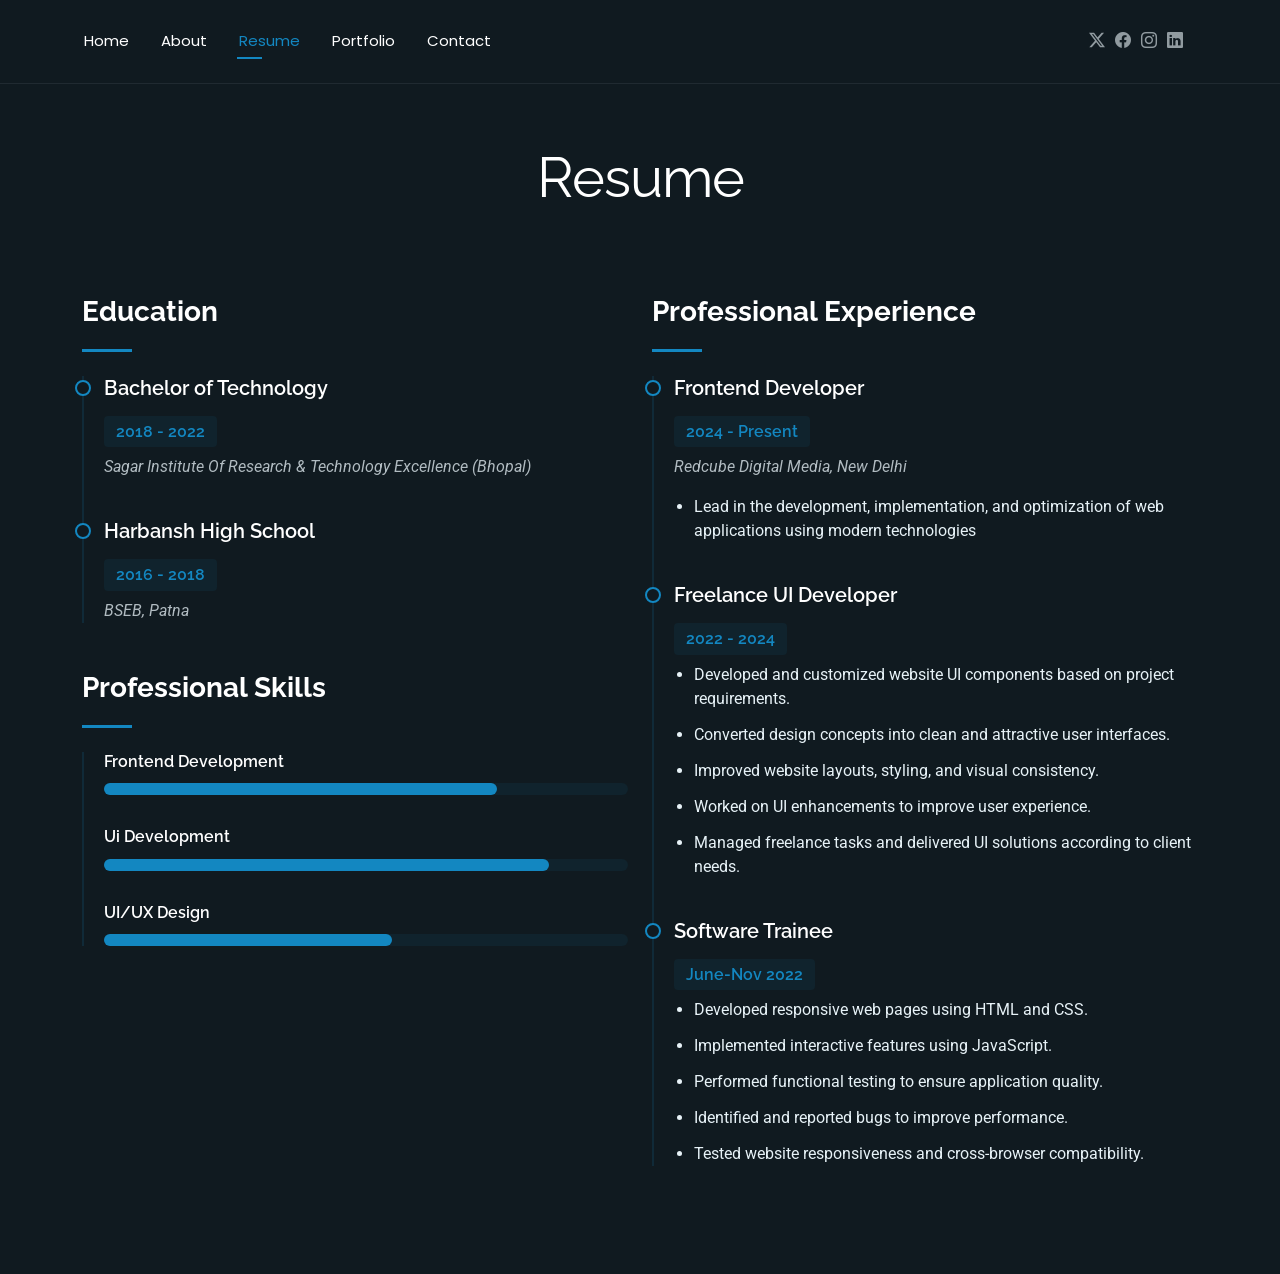
<file: resume.html>
<!DOCTYPE html>
<html lang="en">
<head>
  <meta charset="utf-8">
  <meta content="width=device-width, initial-scale=1.0" name="viewport">
  <title>Resume</title>
  <link href="assets/img/favicon.ico" rel="icon" type="image/x-icon">
  <link href="https://fonts.googleapis.com" rel="preconnect">
  <link href="https://fonts.gstatic.com" rel="preconnect" crossorigin>
  <link href="https://fonts.googleapis.com/css2?family=Roboto:ital,wght@0,100;0,300;0,400;0,500;0,700;0,900;1,100;1,300;1,400;1,500;1,700;1,900&family=Poppins:ital,wght@0,100;0,200;0,300;0,400;0,500;0,600;0,700;0,800;0,900;1,100;1,200;1,300;1,400;1,500;1,600;1,700;1,800;1,900&family=Raleway:ital,wght@0,100;0,200;0,300;0,400;0,500;0,600;0,700;0,800;0,900;1,100;1,200;1,300;1,400;1,500;1,600;1,700;1,800;1,900&display=swap" rel="stylesheet">
  <link href="assets/vendor/bootstrap/css/bootstrap.min.css" rel="stylesheet">
  <link href="assets/vendor/bootstrap-icons/bootstrap-icons.min.css" rel="stylesheet">
  <link href="assets/vendor/aos/aos.css" rel="stylesheet">
  <link href="assets/css/main.css" rel="stylesheet">
</head>
<body class="resume-page">
  <header id="header" class="header d-flex align-items-center light-background sticky-top">
    <div class="container position-relative d-flex align-items-center justify-content-between">
      <nav id="navmenu" class="navmenu">
        <ul>
          <li><a href="index.html">Home</a></li>
          <li><a href="about.html">About</a></li>
          <li><a href="resume.html" class="active">Resume</a></li>
          <li><a href="portfolio.html">Portfolio</a></li>
          <li><a href="contact.html">Contact</a></li>
        </ul>
        <i class="mobile-nav-toggle d-xl-none bi bi-list"></i>
      </nav>
      <div class="header-social-links">
        <a href="#" class="twitter"><i class="bi bi-twitter-x"></i></a>
        <a href="#" class="facebook"><i class="bi bi-facebook"></i></a>
        <a href="https://www.instagram.com/webspinner_/?igshid=ZDdkNTZiNTM%3D" class="instagram" target="_blank"><i class="bi bi-instagram"></i></a>
        <a href="https://www.linkedin.com/in/ramrup-singh-543580208" class="linkedin" target="_blank"><i class="bi bi-linkedin"></i></a>
      </div>
    </div>
  </header>
  <main class="main">
    <section id="resume" class="resume section">
      <div class="container section-title" data-aos="fade-up">
        <h2>Resume</h2>
      </div>
      <div class="container" data-aos="fade-up" data-aos-delay="100">
        <div class="row">
          <div class="col-lg-6">
            <div class="resume-item" data-aos="fade-up">
              <h3 class="resume-title">Education</h3>
              <div class="resume-content">
                <article class="education-item">
                  <h4>Bachelor of Technology</h4>
                  <h5>2018 - 2022</h5>
                  <p class="institution"><em>Sagar Institute Of Research & Technology Excellence (Bhopal)</em></p>
                </article>
                <article class="education-item">
                  <h4>Harbansh High School</h4>
                  <h5>2016 - 2018</h5>
                  <p class="institution"><em>BSEB, Patna</em></p>
                </article>
              </div>
            </div>
            <div class="resume-item skills-animation" data-aos="fade-up">
              <h3 class="resume-title">Professional Skills</h3>
              <div class="resume-content">
                <div class="skill-item">
                  <h4>Frontend Development</h4>
                  <div class="progress">
                    <div class="progress-bar" role="progressbar" aria-valuenow="75" aria-valuemin="0" aria-valuemax="100"></div>
                  </div>
                </div>
                <div class="skill-item">
                  <h4>Ui Development</h4>
                  <div class="progress">
                    <div class="progress-bar" role="progressbar" aria-valuenow="85" aria-valuemin="0" aria-valuemax="100"></div>
                  </div>
                </div>
                <div class="skill-item">
                  <h4>UI/UX Design</h4>
                  <div class="progress">
                    <div class="progress-bar" role="progressbar" aria-valuenow="55" aria-valuemin="0" aria-valuemax="100"></div>
                  </div>
                </div>
              </div>
            </div>
          </div>
          <div class="col-lg-6">
            <div class="resume-item" data-aos="fade-up" data-aos-delay="100">
              <h3 class="resume-title">Professional Experience</h3>
              <div class="resume-content">
                <article class="experience-item">
                  <h4>Frontend Developer</h4>
                  <h5>2024 - Present</h5>
                  <p class="company"><em>Redcube Digital Media, New Delhi</em></p>
                  <ul>
                    <li>Lead in the development, implementation, and optimization of web applications using modern technologies</li>
                  </ul>
                </article>
                <article class="experience-item">
                  <h4>Freelance UI Developer</h4>
                  <h5>2022 - 2024</h5>
                  
                  <ul>
                    <li>Developed and customized website UI components based on project requirements.</li>
                    <li>Converted design concepts into clean and attractive user interfaces.</li>
                    <li>Improved website layouts, styling, and visual consistency.</li>
                    <li>Worked on UI enhancements to improve user experience.</li>
                    <li>Managed freelance tasks and delivered UI solutions according to client needs.</li>
                  </ul>
                </article>
                <article class="experience-item">
                  <h4>Software Trainee</h4>
                  <h5>June-Nov 2022</h5>
                  <ul>
                    <li>Developed responsive web pages using HTML and CSS.</li>
                    <li>Implemented interactive features using JavaScript.</li>
                    <li>Performed functional testing to ensure application quality.</li>
                    <li>Identified and reported bugs to improve performance.</li>
                    <li>Tested website responsiveness and cross-browser compatibility.</li>
                  </ul>
                </article>
              </div>
            </div>
          </div>
        </div>
      </div>
    </section>
  </main>


  <script src="assets/vendor/aos/aos.js"></script>
  <script src="assets/vendor/waypoints/noframework.waypoints.js"></script>
  <script src="assets/js/main.js"></script>
</body>
</html>
</file>
<file: assets/css/main.css>
/* Fonts */
:root {
  --default-font: "Roboto",  system-ui, -apple-system, "Segoe UI", Roboto, "Helvetica Neue", Arial, "Noto Sans", "Liberation Sans", sans-serif, "Apple Color Emoji", "Segoe UI Emoji", "Segoe UI Symbol", "Noto Color Emoji";
  --heading-font: "Raleway",  sans-serif;
  --nav-font: "Poppins",  sans-serif;
}

/* Global Colors - The following color variables are used throughout the website. Updating them here will change the color scheme of the entire website */
:root { 
  --background-color: #101a20; 
  --default-color: #e7f2f7; 
  --heading-color: #ffffff;
  --accent-color: #1387c1;
  --surface-color: #141f26;
  --contrast-color: #ffffff; 
}

/* Nav Menu Colors - The following color variables are used specifically for the navigation menu. They are separate from the global colors to allow for more customization options */
:root {
  --nav-color: #ffffff;  
  --nav-hover-color: #1387c1; 
  --nav-mobile-background-color:
  --nav-dropdown-background-color: #051117; 
  --nav-dropdown-color: #e7f2f7; 
  --nav-dropdown-hover-color: #1387c1; 
}

/* Color Presets - These classes override global colors when applied to any section or element, providing reuse of the sam color scheme. */

.light-background {
  --background-color: #142027;
  --surface-color: #325264;
}

.dark-background {
  --background-color: #0b1419;
  --default-color: #ffffff;
  --heading-color: #ffffff;
  --surface-color: #252525;
  --contrast-color: #ffffff;
}

/* Smooth scroll */
:root {
  scroll-behavior: smooth;
}

/*--------------------------------------------------------------
# General Styling & Shared Classes
--------------------------------------------------------------*/
body {
  color: var(--default-color);
  background-color: var(--background-color);
  font-family: var(--default-font);
}

a {
  color: var(--accent-color);
  text-decoration: none;
  transition: 0.3s;
}

a:hover {
  color: color-mix(in srgb, var(--accent-color), transparent 25%);
  text-decoration: none;
}

h1,
h2,
h3,
h4,
h5 {
  color: var(--heading-color);
  font-family: var(--heading-font);
}

/*--------------------------------------------------------------
# Global Header
--------------------------------------------------------------*/
.header {
  --background-color: rgba(255, 255, 255, 0);
  color: var(--default-color);
  background-color: var(--background-color);
  padding: 15px 0;
  transition: all 0.5s;
  z-index: 997;
  border-bottom: 1px solid color-mix(in srgb, var(--default-color), transparent 92%);
}

.header .header-social-links {
  padding-right: 15px;
}

.header .header-social-links a {
  color: color-mix(in srgb, var(--default-color), transparent 40%);
  padding-left: 6px;
  display: inline-block;
  transition: 0.3s;
  font-size: 16px;
}

.header .header-social-links a:hover {
  color: var(--default-color);
}

.header .header-social-links a i {
  line-height: 0px;
}

@media (max-width: 1200px) {
  .header .header-social-links {
    order: 2;
  }

  .header .navmenu {
    order: 3;
  }
}

/* Global Header on Scroll
------------------------------*/
.scrolled .header {
  --background-color: rgba(16, 26, 32, 0.9);
}

/*--------------------------------------------------------------
# Navigation Menu
--------------------------------------------------------------*/
/* Desktop Navigation */
@media (min-width: 1200px) {
  .navmenu {
    padding: 0;
  }

  .navmenu ul {
    margin: 0;
    padding: 0;
    display: flex;
    list-style: none;
    align-items: center;
  }

  .navmenu li {
    position: relative;
  }

  .navmenu>ul>li {
    white-space: nowrap;
    padding: 15px 28px 15px 0;
  }

  .navmenu>ul>li:last-child {
    padding-right: 0;
  }

  .navmenu a,
  .navmenu a:focus {
    color: var(--nav-color);
    font-size: 15px;
    padding: 0 2px;
    font-family: var(--nav-font);
    font-weight: 400;
    display: flex;
    align-items: center;
    justify-content: space-between;
    white-space: nowrap;
    transition: 0.3s;
    position: relative;
  }

  .navmenu a i,
  .navmenu a:focus i {
    font-size: 12px;
    line-height: 0;
    margin-left: 5px;
    transition: 0.3s;
  }

  .navmenu>ul>li>a:before {
    content: "";
    position: absolute;
    height: 2px;
    bottom: -6px;
    left: 0;
    background-color: var(--nav-hover-color);
    visibility: hidden;
    width: 0px;
    transition: all 0.3s ease-in-out 0s;
  }

  .navmenu a:hover:before,
  .navmenu li:hover>a:before,
  .navmenu .active:before {
    visibility: visible;
    width: 25px;
  }

  .navmenu li:hover>a,
  .navmenu .active,
  .navmenu .active:focus {
    color: var(--nav-hover-color);
  }
}

/* Mobile Navigation */
@media (max-width: 1199px) {
  .mobile-nav-toggle {
    color: var(--nav-color);
    font-size: 28px;
    line-height: 0;
    margin-right: 10px;
    cursor: pointer;
    transition: color 0.3s;
  }

  .navmenu {
    padding: 0;
    z-index: 9997;
  }

  .navmenu ul {
    display: none;
    list-style: none;
    position: absolute;
    inset: 60px 20px 20px 20px;
    padding: 10px 0;
    margin: 0;
    border-radius: 6px;
    background-color: var(--nav-mobile-background-color);
    border: 1px solid color-mix(in srgb, var(--default-color), transparent 90%);
    box-shadow: none;
    overflow-y: auto;
    transition: 0.3s;
    z-index: 9998;
  }

  .navmenu a,
  .navmenu a:focus {
    color: var(--nav-dropdown-color);
    padding: 10px 20px;
    font-family: var(--nav-font);
    font-size: 17px;
    font-weight: 500;
    display: flex;
    align-items: center;
    justify-content: space-between;
    white-space: nowrap;
    transition: 0.3s;
  }

  .navmenu a i,
  .navmenu a:focus i {
    font-size: 12px;
    line-height: 0;
    margin-left: 5px;
    width: 30px;
    height: 30px;
    display: flex;
    align-items: center;
    justify-content: center;
    border-radius: 50%;
    transition: 0.3s;
    background-color: color-mix(in srgb, var(--accent-color), transparent 90%);
  }

  .navmenu a i:hover,
  .navmenu a:focus i:hover {
    background-color: var(--accent-color);
    color: var(--contrast-color);
  }

  .navmenu a:hover,
  .navmenu .active,
  .navmenu .active:focus {
    color: var(--nav-dropdown-hover-color);
  }

  .navmenu .active i,
  .navmenu .active:focus i {
    background-color: var(--accent-color);
    color: var(--contrast-color);
    transform: rotate(180deg);
  }

  .mobile-nav-active {
    overflow: hidden;
  }

  .mobile-nav-active .mobile-nav-toggle {
    color: #fff;
    position: absolute;
    font-size: 32px;
    top: 15px;
    right: 15px;
    margin-right: 0;
    z-index: 9999;
  }

  .mobile-nav-active .navmenu {
    position: fixed;
    overflow: hidden;
    inset: 0;
    background: rgba(33, 37, 41, 0.8);
    transition: 0.3s;
  }

  .mobile-nav-active .navmenu>ul {
    display: block;
  }
}

/*--------------------------------------------------------------
# Global Footer
--------------------------------------------------------------*/
.footer {
  color: var(--default-color);
  background-color: var(--background-color);
  font-size: 14px;
  padding: 40px 0;
  position: relative;
  border-top: 1px solid color-mix(in srgb, var(--default-color), transparent 92%);
}

.footer .copyright p {
  margin-bottom: 0;
}

.footer .social-links {
  margin-top: 20px;
}

.footer .social-links a {
  display: flex;
  align-items: center;
  justify-content: center;
  width: 40px;
  height: 40px;
  border-radius: 50%;
  border: 1px solid color-mix(in srgb, var(--default-color), transparent 50%);
  font-size: 16px;
  color: color-mix(in srgb, var(--default-color), transparent 50%);
  margin: 0 5px;
  transition: 0.3s;
}

.footer .social-links a:hover {
  color: var(--accent-color);
  border-color: var(--accent-color);
}

.footer .credits {
  margin-top: 10px;
  font-size: 13px;
  text-align: center;
}

/*--------------------------------------------------------------
# Preloader
--------------------------------------------------------------*/
#preloader {
  position: fixed;
  inset: 0;
  z-index: 9999;
  overflow: hidden;
  background-color: var(--background-color);
  transition: all 0.6s ease-out;
  width: 100%;
  height: 100vh;
}

#preloader:before,
#preloader:after {
  content: "";
  position: absolute;
  border: 4px solid var(--accent-color);
  border-radius: 50%;
  animation: animate-preloader 2s cubic-bezier(0, 0.2, 0.8, 1) infinite;
}

#preloader:after {
  animation-delay: -0.5s;
}

@keyframes animate-preloader {
  0% {
    width: 10px;
    height: 10px;
    top: calc(50% - 5px);
    left: calc(50% - 5px);
    opacity: 1;
  }

  100% {
    width: 72px;
    height: 72px;
    top: calc(50% - 36px);
    left: calc(50% - 36px);
    opacity: 0;
  }
}

/*--------------------------------------------------------------
# Scroll Top Button
--------------------------------------------------------------*/
.scroll-top {
  position: fixed;
  visibility: hidden;
  opacity: 0;
  right: 15px;
  bottom: -15px;
  z-index: 99999;
  background-color: var(--accent-color);
  width: 44px;
  height: 44px;
  border-radius: 50px;
  transition: all 0.4s;
}

.scroll-top i {
  font-size: 24px;
  color: var(--contrast-color);
  line-height: 0;
}

.scroll-top:hover {
  background-color: color-mix(in srgb, var(--accent-color), transparent 20%);
  color: var(--contrast-color);
}

.scroll-top.active {
  visibility: visible;
  opacity: 1;
  bottom: 15px;
}

/*--------------------------------------------------------------
# Disable aos animation delay on mobile devices
--------------------------------------------------------------*/
@media screen and (max-width: 768px) {
  [data-aos-delay] {
    transition-delay: 0 !important;
  }
}

/*--------------------------------------------------------------
# Global Sections
--------------------------------------------------------------*/
section,
.section {
  color: var(--default-color);
  background-color: var(--background-color);
  padding: 60px 0;
  scroll-margin-top: 100px;
  overflow: clip;
}

@media (max-width: 1199px) {
  section,
  .section {
    scroll-margin-top: 66px;
  }
}

/*--------------------------------------------------------------
# Global Section Titles
--------------------------------------------------------------*/
.section-title {
  text-align: center;
  padding-bottom: 60px;
  position: relative;
}

.section-title h2 {
  font-size: 3.5rem;
  font-weight: 400;
  line-height: 1.2;
  color: var(--heading-color);
  margin-bottom: 1.5rem;
  letter-spacing: -1px;
}

@media (max-width: 768px) {
  .section-title h2 {
    font-size: 2.5rem;
  }
}

.section-title p {
  font-size: 1.125rem;
  line-height: 1.8;
  color: color-mix(in srgb, var(--default-color), transparent 25%);
  max-width: 900px;
  margin: 0 auto;
  text-wrap: balance;
}

/*--------------------------------------------------------------
# Hero Section
--------------------------------------------------------------*/
.hero {
  padding: 80px 0;
  min-height: 100vh;
  display: flex;
  align-items: center;
}

.hero .hero-content h1 {
  font-size: 3.5rem;
  font-weight: 700;
  margin-bottom: 1rem;
  line-height: 1.2;
}

.hero .hero-content h1 .highlight {
  color: var(--accent-color);
  position: relative;
}

.hero .hero-content h1 .highlight::after {
  content: "";
  position: absolute;
  bottom: 0;
  left: 0;
  width: 100%;
  height: 3px;
  background: linear-gradient(90deg, var(--accent-color), color-mix(in srgb, var(--accent-color), transparent 50%));
  border-radius: 2px;
}

@media (max-width: 768px) {
  .hero .hero-content h1 {
    font-size: 2.5rem;
  }
}

.hero .hero-content h2 {
  font-size: 1.5rem;
  font-weight: 400;
  margin-bottom: 2rem;
  color: color-mix(in srgb, var(--default-color), transparent 20%);
}

.hero .hero-content h2 .typed {
  color: var(--accent-color);
  font-weight: 600;
}

@media (max-width: 768px) {
  .hero .hero-content h2 {
    font-size: 1.25rem;
  }
}

.hero .hero-content p {
  font-size: 1.1rem;
  line-height: 1.6;
  margin-bottom: 2.5rem;
  color: color-mix(in srgb, var(--default-color), transparent 30%);
}

.hero .hero-actions {
  display: flex;
  gap: 1rem;
  margin-bottom: 3rem;
}

.hero .hero-actions .btn {
  padding: 12px 30px;
  border-radius: 50px;
  font-weight: 600;
  text-decoration: none;
  transition: all 0.3s ease;
  border: 2px solid;
}

.hero .hero-actions .btn.btn-primary {
  background: var(--accent-color);
  color: var(--contrast-color);
  border-color: var(--accent-color);
}

.hero .hero-actions .btn.btn-primary:hover {
  background: color-mix(in srgb, var(--accent-color), black 15%);
  border-color: color-mix(in srgb, var(--accent-color), black 15%);
  transform: translateY(-2px);
}

.hero .hero-actions .btn.btn-outline {
  background: transparent;
  color: var(--accent-color);
  border-color: var(--accent-color);
}

.hero .hero-actions .btn.btn-outline:hover {
  transform: translateY(-2px);
}

@media (max-width: 576px) {
  .hero .hero-actions {
    flex-direction: column;
  }

  .hero .hero-actions .btn {
    text-align: center;
  }
}

.hero .social-links {
  display: flex;
  gap: 1rem;
}

.hero .social-links a {
  width: 45px;
  height: 45px;
  background: var(--surface-color);
  border-radius: 50%;
  display: flex;
  align-items: center;
  justify-content: center;
  color: var(--default-color);
  font-size: 1.2rem;
  transition: all 0.3s ease;
}

.hero .social-links a:hover {
  background: var(--accent-color);
  color: var(--contrast-color);
  transform: translateY(-3px);
  box-shadow: 0 8px 25px color-mix(in srgb, var(--accent-color), transparent 70%);
}

.hero .hero-image {
  position: relative;
}

.hero .hero-image .image-wrapper {
  position: relative;
  max-width: 450px;
  margin: 0 auto;
}

.hero .hero-image .image-wrapper img {
  border-radius: 20px;
  box-shadow: 0 5px 15px color-mix(in srgb, var(--default-color), transparent 95%);
  transition: transform 0.3s ease;
}

.hero .hero-image .image-wrapper img:hover {
  transform: scale(1.02);
}

.hero .hero-image .floating-elements {
  position: absolute;
  top: 0;
  left: 0;
  right: 0;
  bottom: 0;
  pointer-events: none;
}

.hero .hero-image .floating-elements .floating-card {
  position: absolute;
  background: var(--surface-color);
  padding: 15px 20px;
  border-radius: 15px;
  box-shadow: 0 10px 30px color-mix(in srgb, var(--default-color), transparent 90%);
  display: flex;
  align-items: center;
  gap: 10px;
  font-weight: 600;
  animation: float 3s ease-in-out infinite;
}

.hero .hero-image .floating-elements .floating-card i {
  font-size: 1.5rem;
  color: var(--accent-color);
}

.hero .hero-image .floating-elements .floating-card.design {
  top: 10%;
  right: -10%;
  animation-delay: 0s;
}

.hero .hero-image .floating-elements .floating-card.code {
  bottom: 30%;
  left: -15%;
  animation-delay: 1s;
}

.hero .hero-image .floating-elements .floating-card.creativity {
  top: 60%;
  right: -5%;
  animation-delay: 2s;
}

@media (max-width: 992px) {
  .hero .hero-image .floating-elements .floating-card {
    display: none;
  }
}

@keyframes float {
  0%,
  100% {
    transform: translateY(0px);
  }

  50% {
    transform: translateY(-10px);
  }
}

@media (max-width: 992px) {
  .hero .hero-content {
    text-align: center;
    margin-bottom: 3rem;
  }
}

/*--------------------------------------------------------------
# About Section
--------------------------------------------------------------*/
.about .intro-content .eyebrow {
  display: inline-block;
  letter-spacing: 0.12em;
  text-transform: uppercase;
  font-size: 12px;
  color: color-mix(in srgb, var(--default-color), transparent 40%);
  margin-bottom: 16px;
}

.about .intro-content .headline {
  font-family: var(--heading-font);
  font-weight: 300;
  line-height: 1.2;
  font-size: clamp(28px, 4vw, 44px);
  margin: 0 0 24px 0;
}

.about .intro-content .lead {
  font-size: 18px;
  line-height: 1.8;
  color: color-mix(in srgb, var(--default-color), transparent 10%);
  margin-bottom: 24px;
}

.about .intro-content p {
  line-height: 1.8;
  margin-bottom: 24px;
  color: color-mix(in srgb, var(--default-color), transparent 5%);
}

.about .intro-content .cta-group {
  display: flex;
  gap: 24px;
  align-items: center;
  margin-top: 24px;
}

.about .intro-content .cta-group .btn-ghost {
  display: inline-flex;
  align-items: center;
  gap: 8px;
  padding: 12px 18px;
  border-radius: 6px;
  color: var(--accent-color);
  background: color-mix(in srgb, var(--accent-color), transparent 92%);
  border: 1px solid color-mix(in srgb, var(--accent-color), transparent 70%);
  transition: 0.3s ease-in-out;
}

.about .intro-content .cta-group .btn-ghost:hover,
.about .intro-content .cta-group .btn-ghost:focus {
  color: var(--contrast-color);
  background: var(--accent-color);
  border-color: var(--accent-color);
  outline: none;
  box-shadow: 0 0 0 3px color-mix(in srgb, var(--accent-color), transparent 70%);
}

.about .intro-content .cta-group .link-underline {
  display: inline-flex;
  align-items: center;
  gap: 8px;
  position: relative;
  color: var(--accent-color);
  padding-bottom: 4px;
  transition: 0.3s ease-in-out;
}

.about .intro-content .cta-group .link-underline::after {
  content: "";
  position: absolute;
  left: 0;
  right: 0;
  bottom: 0;
  height: 1px;
  background: color-mix(in srgb, var(--accent-color), transparent 40%);
  transform: scaleX(0.4);
  transform-origin: left;
  transition: 0.3s ease-in-out;
}

.about .intro-content .cta-group .link-underline:hover,
.about .intro-content .cta-group .link-underline:focus {
  color: color-mix(in srgb, var(--accent-color), transparent 10%);
  outline: none;
}

.about .intro-content .cta-group .link-underline:hover::after,
.about .intro-content .cta-group .link-underline:focus::after {
  transform: scaleX(1);
}

.about .profile-figure {
  margin: 0;
}

.about .profile-figure .profile-photo {
  width: 88%;
  max-width: 440px;
  border-radius: 18px;
  box-shadow: 0 10px 30px color-mix(in srgb, var(--default-color), transparent 92%);
  transform: translateY(0);
  transition: transform 0.3s ease-in-out;
}

.about .profile-figure:hover .profile-photo {
  transform: translateY(-4px);
}

.about .skill-item {
  padding: 24px;
  border-radius: 6px;
  transition: 0.3s ease-in-out;
  background: color-mix(in srgb, var(--surface-color), var(--accent-color) 2%);
  border: 1px solid color-mix(in srgb, var(--default-color), transparent 88%);
  height: 100%;
}

.about .skill-item i {
  font-size: 24px;
  color: var(--accent-color);
  margin-bottom: 16px;
  display: inline-block;
}

.about .skill-item h3 {
  font-size: 16px;
  margin-bottom: 6px;
  font-weight: 500;
}

.about .skill-item p {
  margin: 0;
  font-size: 14px;
  color: color-mix(in srgb, var(--default-color), transparent 25%);
}

.about .skill-item:hover {
  transform: translateY(-3px);
  border-color: color-mix(in srgb, var(--accent-color), transparent 60%);
  box-shadow: 0 10px 30px color-mix(in srgb, var(--default-color), transparent 92%);
}

.about .timeline-item {
  position: relative;
  padding-left: 26px;
}

.about .timeline-item time {
  display: inline-block;
  font-size: 12px;
  letter-spacing: 0.08em;
  text-transform: uppercase;
  color: color-mix(in srgb, var(--default-color), transparent 45%);
  margin-bottom: 6px;
}

.about .timeline-item h4 {
  font-size: 18px;
  font-weight: 400;
  margin: 0 0 6px;
}

.about .timeline-item p {
  font-size: 14px;
  color: color-mix(in srgb, var(--default-color), transparent 25%);
  margin: 0;
}

.about .timeline-item .dot {
    position: absolute;
    left: 0px;
    top: 7px;
    width: 10px;
    height: 10px;
    border-radius: 50%;
    background: var(--accent-color);
    box-shadow: 0 0 0 6px color-mix(in srgb, var(--accent-color), transparent 80%);
}

@media (max-width: 992px) {
  .about .profile-figure {
    text-align: center !important;
  }

  .about .profile-figure .profile-photo {
    width: 72%;
  }

  .about .intro-content .cta-group {
    flex-wrap: wrap;
  }
}

@media (max-width: 576px) {
  .about .profile-figure .profile-photo {
    width: 100%;
  }
}

/*--------------------------------------------------------------
# Skills Section
--------------------------------------------------------------*/
.skills .skill-box {
  background-color: var(--surface-color);
  padding: 2rem;
  border-radius: 8px;
  box-shadow: 0 0 20px rgba(0, 0, 0, 0.05);
}

.skills .skill-box h3 {
  font-size: 1.2rem;
  margin-bottom: 1rem;
  font-weight: 600;
}

.skills .skill-box p {
  font-size: 0.9rem;
  margin-bottom: 0.8rem;
  opacity: 0.6;
}

.skills .skill-box .progress {
  background-color: color-mix(in srgb, var(--accent-color), transparent 85%);
  border-radius: 50px;
  height: 8px;
  margin-top: 5px;
  overflow: hidden;
}

.skills .skill-box .progress .progress-bar {
  background-color: var(--accent-color);
  height: 100%;
  position: relative;
  border-radius: 50px;
  transition: 0.9s;
  width: 1px;
}

/*--------------------------------------------------------------
# Stats Section
--------------------------------------------------------------*/
.stats .avatars {
  position: relative;
}

.stats .avatars img {
  width: 60px;
  height: 60px;
  border: 3px solid var(--accent-color);
  margin-right: -15px;
  transition: transform 0.3s ease;
}

.stats .avatars img:hover {
  transform: translateY(-5px);
  z-index: 2;
}

.stats .counters h2 {
  color: var(--heading-color);
  font-size: 48px;
  font-weight: 700;
  margin-bottom: 10px;
}

.stats .counters h2 span {
  display: inline-block;
}

.stats .counters p {
  color: var(--default-color);
  font-size: 18px;
  margin: 0;
  opacity: 0.9;
}

@media (max-width: 991px) {
  .stats .row {
    text-align: center;
  }

  .stats .avatars {
    justify-content: center;
    margin-bottom: 40px;
  }

  .stats .counters h2 {
    font-size: 36px;
  }

  .stats .counters p {
    font-size: 16px;
  }

  .stats .counters .col-md-4 {
    margin-bottom: 30px;
  }

  .stats .counters .col-md-4:last-child {
    margin-bottom: 0;
  }
}

@media (max-width: 576px) {
  .stats {
    padding: 60px 0;
  }

  .stats .avatars {
    flex-wrap: wrap;
    justify-content: center;
  }

  .stats .avatars img {
    margin: 0 -8px;
  }
}

/*--------------------------------------------------------------
# Resume Section
--------------------------------------------------------------*/
.resume .resume-item {
  margin-bottom: 3rem;
}

.resume .resume-item .resume-title {
  font-size: 1.75rem;
  font-weight: 700;
  margin-bottom: 1.5rem;
  padding-bottom: 1.5rem;
  position: relative;
  color: var(--heading-color);
}

.resume .resume-item .resume-title::after {
  content: "";
  position: absolute;
  display: block;
  width: 50px;
  height: 3px;
  background: var(--accent-color);
  bottom: 0;
  left: 0;
}

.resume .resume-item .resume-content {
  padding-left: 1.25rem;
  border-left: 2px solid color-mix(in srgb, var(--accent-color), transparent 85%);
}

.resume .resume-item article {
  position: relative;
  margin-bottom: 2.5rem;
}

.resume .resume-item article::before {
  content: "";
  position: absolute;
  width: 16px;
  height: 16px;
  border-radius: 50%;
  left: -1.8rem;
  top: 0.25rem;
  background: var(--background-color);
  border: 2px solid var(--accent-color);
}

.resume .resume-item article h4 {
  font-size: 1.25rem;
  font-weight: 600;
  margin-bottom: 0.5rem;
  color: var(--heading-color);
}

.resume .resume-item article h5 {
  font-size: 1rem;
  background: color-mix(in srgb, var(--accent-color), transparent 92%);
  padding: 0.375rem 0.75rem;
  display: inline-block;
  font-weight: 600;
  margin: 0.5rem 0;
  color: var(--accent-color);
  border-radius: 4px;
}

.resume .resume-item article .institution,
.resume .resume-item article .company {
  font-size: 1rem;
  margin-bottom: 1rem;
  color: color-mix(in srgb, var(--default-color), transparent 25%);
}

.resume .resume-item article p {
  margin-bottom: 1rem;
}

.resume .resume-item article ul {
  padding-left: 1.25rem;
  margin-bottom: 0;
}

.resume .resume-item article ul li {
  padding-bottom: 0.75rem;
  position: relative;
}

.resume .resume-item article ul li:last-child {
  padding-bottom: 0;
}

.resume .skill-item {
  margin-bottom: 2rem;
}

.resume .skill-item h4 {
  font-size: 1rem;
  font-weight: 600;
  margin-bottom: 0.75rem;
  color: var(--heading-color);
}

.resume .skill-item .progress {
  height: 0.75rem;
  background-color: color-mix(in srgb, var(--accent-color), transparent 92%);
  border-radius: 1rem;
  overflow: visible;
}

.resume .skill-item .progress .progress-bar {
  background-color: var(--accent-color);
  position: relative;
  border-radius: 1rem;
  width: 0;
  transition: width 1s ease;
}

.resume .skill-item .progress .progress-bar::after {
  content: attr(aria-valuenow) "%";
  position: absolute;
  right: 0;
  top: -1.75rem;
  font-size: 0.875rem;
  font-weight: 600;
  color: var(--accent-color);
}

@media (max-width: 991.98px) {
  .resume .resume-item {
    margin-bottom: 2rem;
  }
}

@media (max-width: 767.98px) {
  .resume .resume-content {
    padding-left: 1rem !important;
  }

  .resume article::before {
    left: -2rem !important;
  }
}

/*--------------------------------------------------------------
# Portfolio Section
--------------------------------------------------------------*/
.portfolio .portfolio-filters {
  display: flex;
  justify-content: center;
  flex-wrap: wrap;
  gap: 10px;
  margin-bottom: 30px;
  padding: 0;
  list-style: none;
}

.portfolio .portfolio-filters li {
  padding: 8px 20px;
  font-size: 0.95rem;
  font-weight: 500;
  border-radius: 30px;
  cursor: pointer;
  transition: all 0.3s ease;
  background-color: color-mix(in srgb, var(--accent-color), transparent 90%);
  color: var(--accent-color);
}

.portfolio .portfolio-filters li:hover {
  background-color: color-mix(in srgb, var(--accent-color), transparent 80%);
}

.portfolio .portfolio-filters li.filter-active {
  background-color: var(--accent-color);
  color: var(--contrast-color);
}

.portfolio .portfolio-card {
  background-color: var(--surface-color);
  border-radius: 10px;
  overflow: hidden;
  box-shadow: 0 5px 15px rgba(0, 0, 0, 0.05);
  margin-bottom: 30px;
  transition: all 0.3s ease;
}

.portfolio .portfolio-card:hover {
  transform: translateY(-10px);
  box-shadow: 0 10px 30px rgba(0, 0, 0, 0.1);
}

.portfolio .portfolio-card:hover .portfolio-img .portfolio-overlay {
  opacity: 1;
}

.portfolio .portfolio-card:hover .portfolio-img img {
  transform: scale(1.1);
}

.portfolio .portfolio-card .portfolio-img {
  position: relative;
  overflow: hidden;
}

.portfolio .portfolio-card .portfolio-img img {
  width: 100%;
  height: auto;
  transition: transform 0.5s ease;
}

.portfolio .portfolio-card .portfolio-img .portfolio-overlay {
  position: absolute;
  top: 0;
  left: 0;
  width: 100%;
  height: 100%;
  background: rgba(0, 0, 0, 0.6);
  display: flex;
  align-items: center;
  justify-content: center;
  gap: 15px;
  opacity: 0;
  transition: all 0.3s ease;
}

.portfolio .portfolio-card .portfolio-img .portfolio-overlay a {
  width: 45px;
  height: 45px;
  background-color: var(--accent-color);
  color: var(--contrast-color);
  border-radius: 50%;
  display: flex;
  align-items: center;
  justify-content: center;
  font-size: 1.2rem;
  transition: all 0.3s ease;
}

.portfolio .portfolio-card .portfolio-img .portfolio-overlay a:hover {
  background-color: color-mix(in srgb, var(--accent-color), #fff 20%);
  transform: translateY(-5px);
}

.portfolio .portfolio-card .portfolio-info {
  padding: 20px;
}

.portfolio .portfolio-card .portfolio-info h4 {
  font-size: 1.2rem;
  font-weight: 700;
  margin-bottom: 5px;
  color: var(--heading-color);
}

.portfolio .portfolio-card .portfolio-info p {
  font-size: 0.9rem;
  color: var(--default-color);
  margin-bottom: 10px;
}

.portfolio .portfolio-card .portfolio-info .portfolio-tags {
  display: flex;
  flex-wrap: wrap;
  gap: 8px;
}

.portfolio .portfolio-card .portfolio-info .portfolio-tags span {
  font-size: 0.8rem;
  padding: 4px 12px;
  border-radius: 20px;
  background-color: color-mix(in srgb, var(--accent-color), transparent 90%);
  color: var(--accent-color);
}

.portfolio .btn-primary {
  background-color: var(--accent-color);
  border-color: var(--accent-color);
  color: var(--contrast-color);
  padding: 12px 30px;
  font-weight: 600;
  border-radius: 5px;
  transition: all 0.3s ease;
}

.portfolio .btn-primary:hover {
  background-color: color-mix(in srgb, var(--accent-color), #000 10%);
  border-color: color-mix(in srgb, var(--accent-color), #000 10%);
  transform: translateY(-3px);
  box-shadow: 0 5px 15px rgba(0, 0, 0, 0.1);
}

/*--------------------------------------------------------------
# Contact Section
--------------------------------------------------------------*/
.contact .info-box {
  background-color: var(--surface-color);
  padding: 3rem;
  border-radius: 1rem;
  height: 100%;
}

.contact .info-box h3 {
  color: var(--contrast-color);
  font-size: 2rem;
  margin-bottom: 1rem;
}

@media (max-width: 767.98px) {
  .contact .info-box h3 {
    font-size: 1.75rem;
  }
}

.contact .info-box p {
  opacity: 0.8;
  margin-bottom: 2rem;
}

.contact .info-box a {
  color: var(--contrast-color);
}

@media (max-width: 992px) {
  .contact .info-box {
    padding: 1.5rem;
  }
}

.contact .info-item {
  display: flex;
  gap: 1.5rem;
  margin-bottom: 2rem;
}

.contact .info-item:last-child {
  margin-bottom: 0;
}

.contact .info-item .icon-box {
  width: 3.5rem;
  height: 3.5rem;
  background-color: var(--surface-color);
  border-radius: 50%;
  display: flex;
  align-items: center;
  justify-content: center;
  flex-shrink: 0;
  transition: 0.3s;
}

.contact .info-item .icon-box i {
  font-size: 1.5rem;
  color: var(--contrast-color);
}

.contact .info-item:hover .icon-box {
  background-color: var(--accent-color);
}

.contact .info-item .content h4 {
  color: var(--contrast-color);
  font-size: 1.25rem;
  margin-bottom: 0.5rem;
  font-weight: 700;
}

.contact .info-item .content p {
  margin-bottom: 0.25rem;
  font-size: 0.95rem;
}

.contact .info-item .content p:last-child {
  margin-bottom: 0;
}

.contact .contact-form {
  background-color: var(--surface-color);
  padding: 3rem;
  border-radius: 1rem;
  height: 100%;
  box-shadow: 0 0 25px rgba(0, 0, 0, 0.05);
}

@media (max-width: 992px) {
  .contact .contact-form {
    padding: 1.5rem;
  }
}

.contact .contact-form h3 {
  font-size: 2rem;
  margin-bottom: 1rem;
}

@media (max-width: 768px) {
  .contact .contact-form h3 {
    font-size: 1.75rem;
  }
}

.contact .contact-form p {
  color: color-mix(in srgb, var(--default-color), transparent 25%);
  margin-bottom: 2rem;
}

.contact .contact-form .form-control {
  padding: 0.875rem 1.25rem;
  border-color: color-mix(in srgb, var(--default-color), transparent 90%);
  border-radius: 0.5rem;
  background-color: transparent;
  color: var(--default-color);
}

.contact .contact-form .form-control:focus {
  box-shadow: none;
  border-color: var(--accent-color);
}

.contact .contact-form .form-control::placeholder {
  color: color-mix(in srgb, var(--default-color), transparent 50%);
}

.contact .contact-form .btn {
  background-color: #19729e;
  color: var(--contrast-color);
  padding: 1rem 2rem;
  border-radius: 2rem;
  display: inline-flex;
  align-items: center;
  gap: 0.5rem;
  transition: 0.3s;
}

.contact .contact-form .btn i {
  font-size: 1.25rem;
}

.contact .contact-form .btn:hover {
  background-color: #1398db;
}

#contactForm .form-status { display: none; margin-bottom: 15px; padding: 10px; border-radius: 4px; }
#contactForm .loading { background: #eee; color: #333; }
#contactForm .error-message { background: #df1529; color: #fff; }
#contactForm .sent-message { background: #059652; color: #fff; }
</file>
